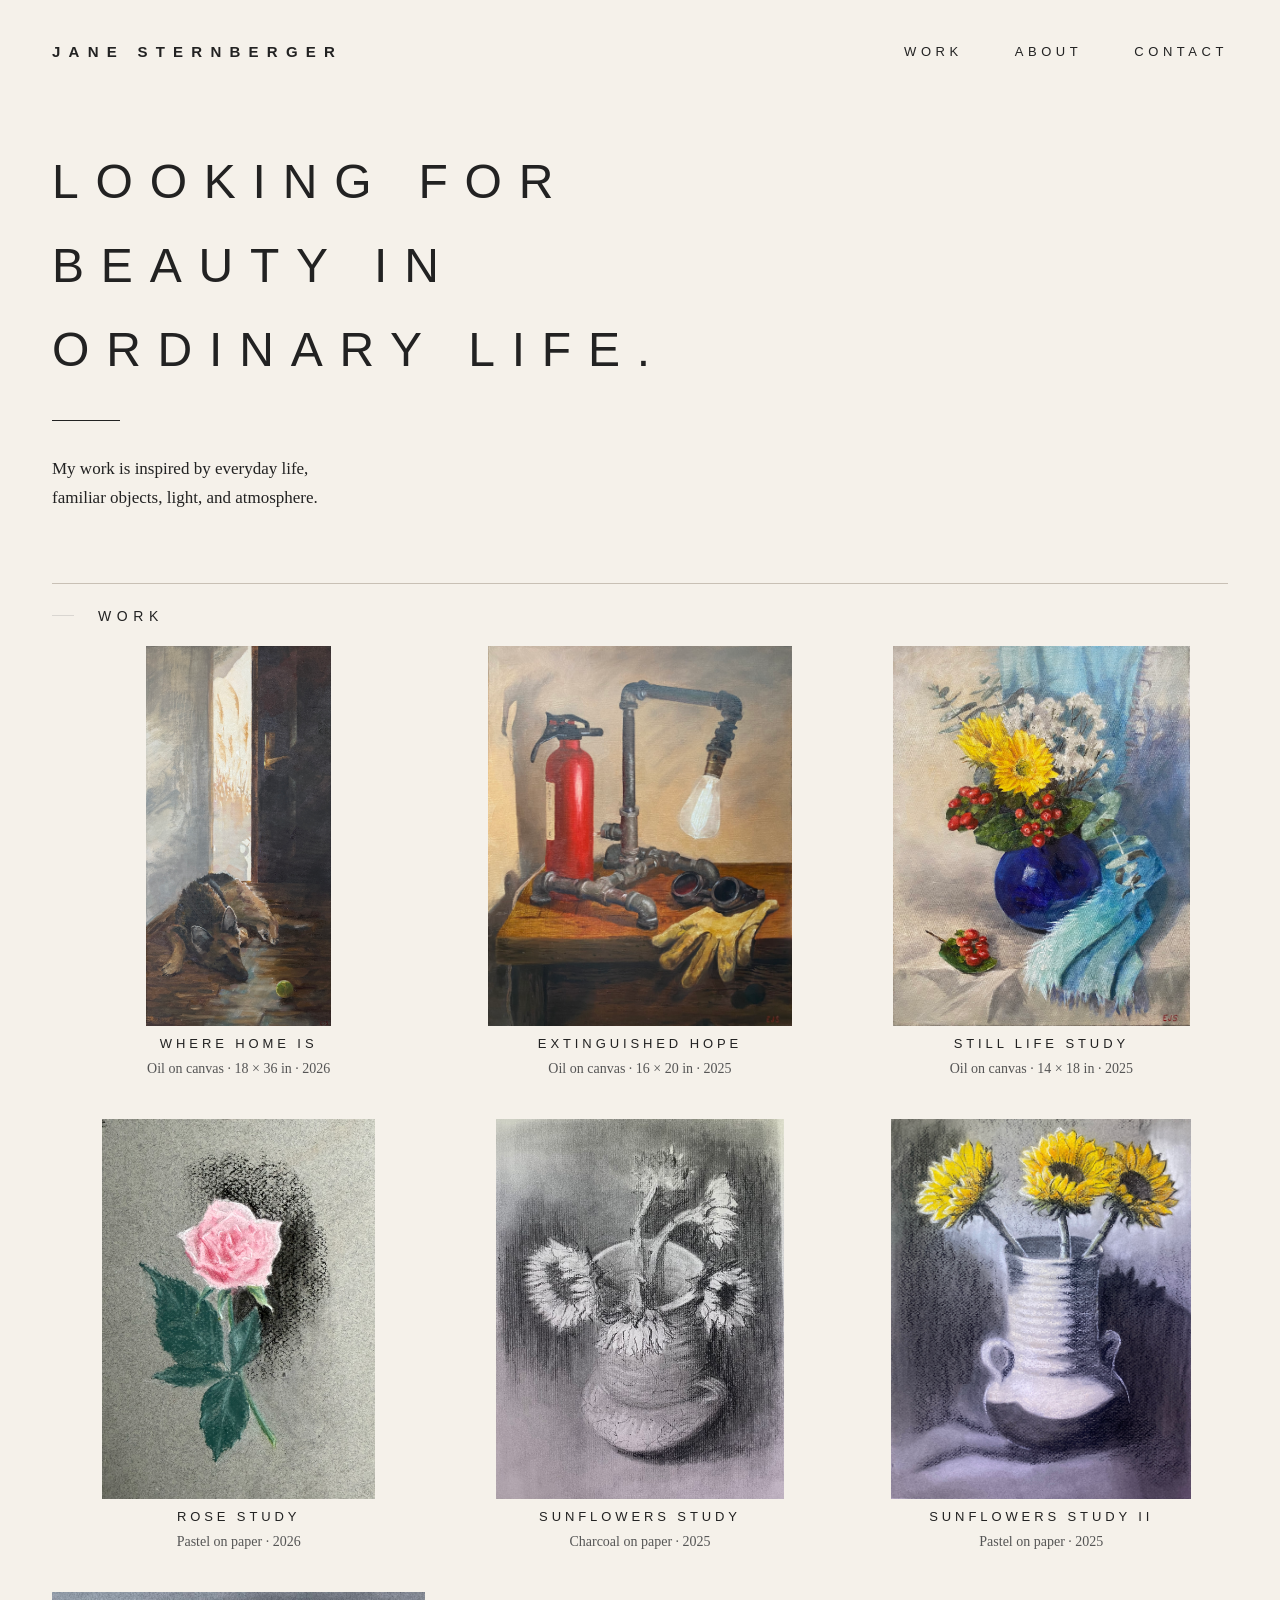
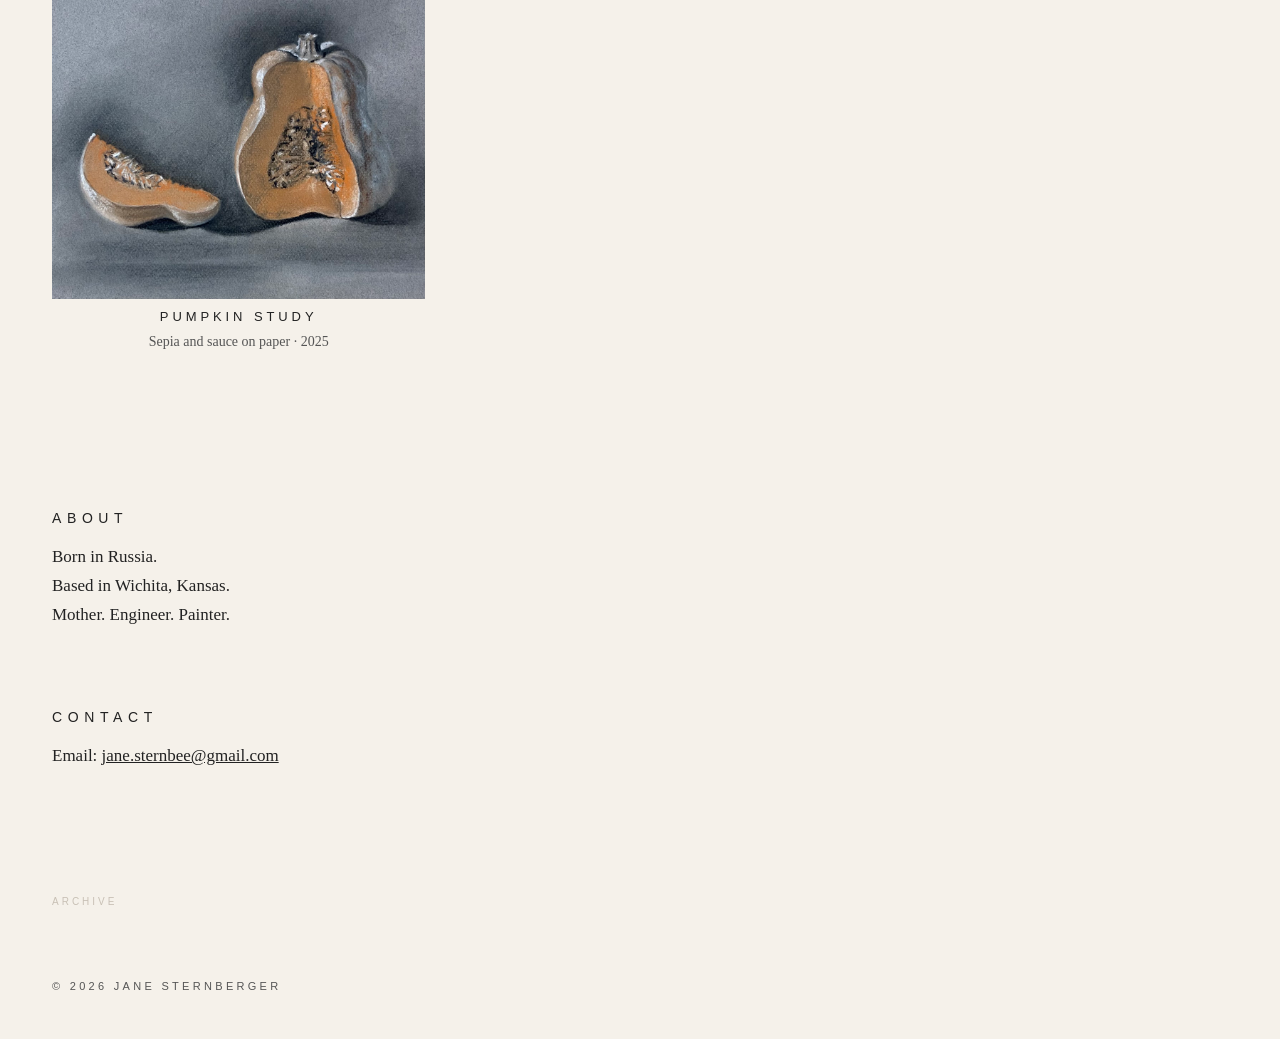
<file: index.html>
<!DOCTYPE html>
<html lang="en">
<head>
  <meta charset="UTF-8" />
  <meta name="viewport" content="width=device-width, initial-scale=1.0" />
  <title>Jane Sternberger</title>
  <link rel="stylesheet" href="style.css" />
</head>

<body>

  <header class="site-header">

    <h1>Jane Sternberger</h1>

    <nav>
      <a href="#work">Work</a>
      <a href="#about">About</a>
      <a href="#contact">Contact</a>
    </nav>

  </header>

  <main>

    <section class="hero">

      <h2>Looking for beauty in ordinary life.</h2>

      <div class="line"></div>

      <p>
        My work is inspired by everyday life,<br>
        familiar objects, light, and atmosphere.
      </p>

    </section>

    <section id="work" class="work">

      <div class="section-line"></div>

      <div class="work-heading-row">

        <button
          class="secret-loader"
          onclick="openSecretImage()"
          aria-label="Open hidden work">

          <span class="secret-loader-bar"></span>

        </button>

        <h2 class="section-title">Work</h2>

      </div>

      <div class="gallery">

        <article>
          <a href="where-home-is.html">
            <img src="images/WhereHomeIs2026.jpg" alt="">
          </a>
          <h3>Where Home Is</h3>
          <p>Oil on canvas · 18 × 36 in · 2026</p>
        </article>

        <article>
          <img src="images/ExtinguishedHope2025.jpeg" alt="">
          <h3>Extinguished Hope</h3>
          <p>Oil on canvas · 16 × 20 in · 2025</p>
        </article>

        <article>
          <img src="images/StillLifeStudy2025.jpeg" alt="">
          <h3>Still Life Study</h3>
          <p>Oil on canvas · 14 × 18 in · 2025</p>
        </article>

        <article>
          <img src="images/RoseStudy2026.jpeg" alt="">
          <h3>Rose Study</h3>
          <p>Pastel on paper · 2026</p>
        </article>

        <article>
          <img src="images/SunflowersStudy2025.jpeg" alt="">
          <h3>Sunflowers Study</h3>
          <p>Charcoal on paper · 2025</p>
        </article>

        <article>
          <img src="images/SunflowersStudy22025.jpg" alt="">
          <h3>Sunflowers Study II</h3>
          <p>Pastel on paper · 2025</p>
        </article>

        <article>
          <img src="images/PumpkinStudy2025.jpeg" alt="">
          <h3>Pumpkin Study</h3>
          <p>Sepia and sauce on paper · 2025</p>
        </article>

      </div>

    </section>

    <div class="info-section">

      <section id="about" class="about">

        <h2>About</h2>

        <p>
          Born in Russia.<br>
          Based in Wichita, Kansas.<br>
          Mother. Engineer. Painter.
        </p>

      </section>

      <section id="contact" class="contact">

        <h2>Contact</h2>

        <p>
          Email:
          <a href="mailto:jane.sternbee@gmail.com">
            jane.sternbee@gmail.com
          </a>
        </p>

      </section>

    </div>

    <div class="archive-link">
      <a href="archive.html">Archive</a>
    </div>

  </main>

  <footer>
    <p>© 2026 Jane Sternberger</p>
  </footer>

  <div id="secret-lightbox" class="secret-lightbox">

  <button
    class="secret-close"
    onclick="closeSecretImage()">

    ×

  </button>

  <div class="secret-content">

    <img src="images/inwork.jpg" alt="">

    <p class="secret-text">
      Welcome to the studio.<br>
      This piece is still in progress.
    </p>

  </div>

</div>

  <script>

    function openSecretImage() {

      document
        .getElementById("secret-lightbox")
        .classList
        .add("open");

    }

    function closeSecretImage() {

      document
        .getElementById("secret-lightbox")
        .classList
        .remove("open");

    }

  </script>

</body>
</html>
</file>
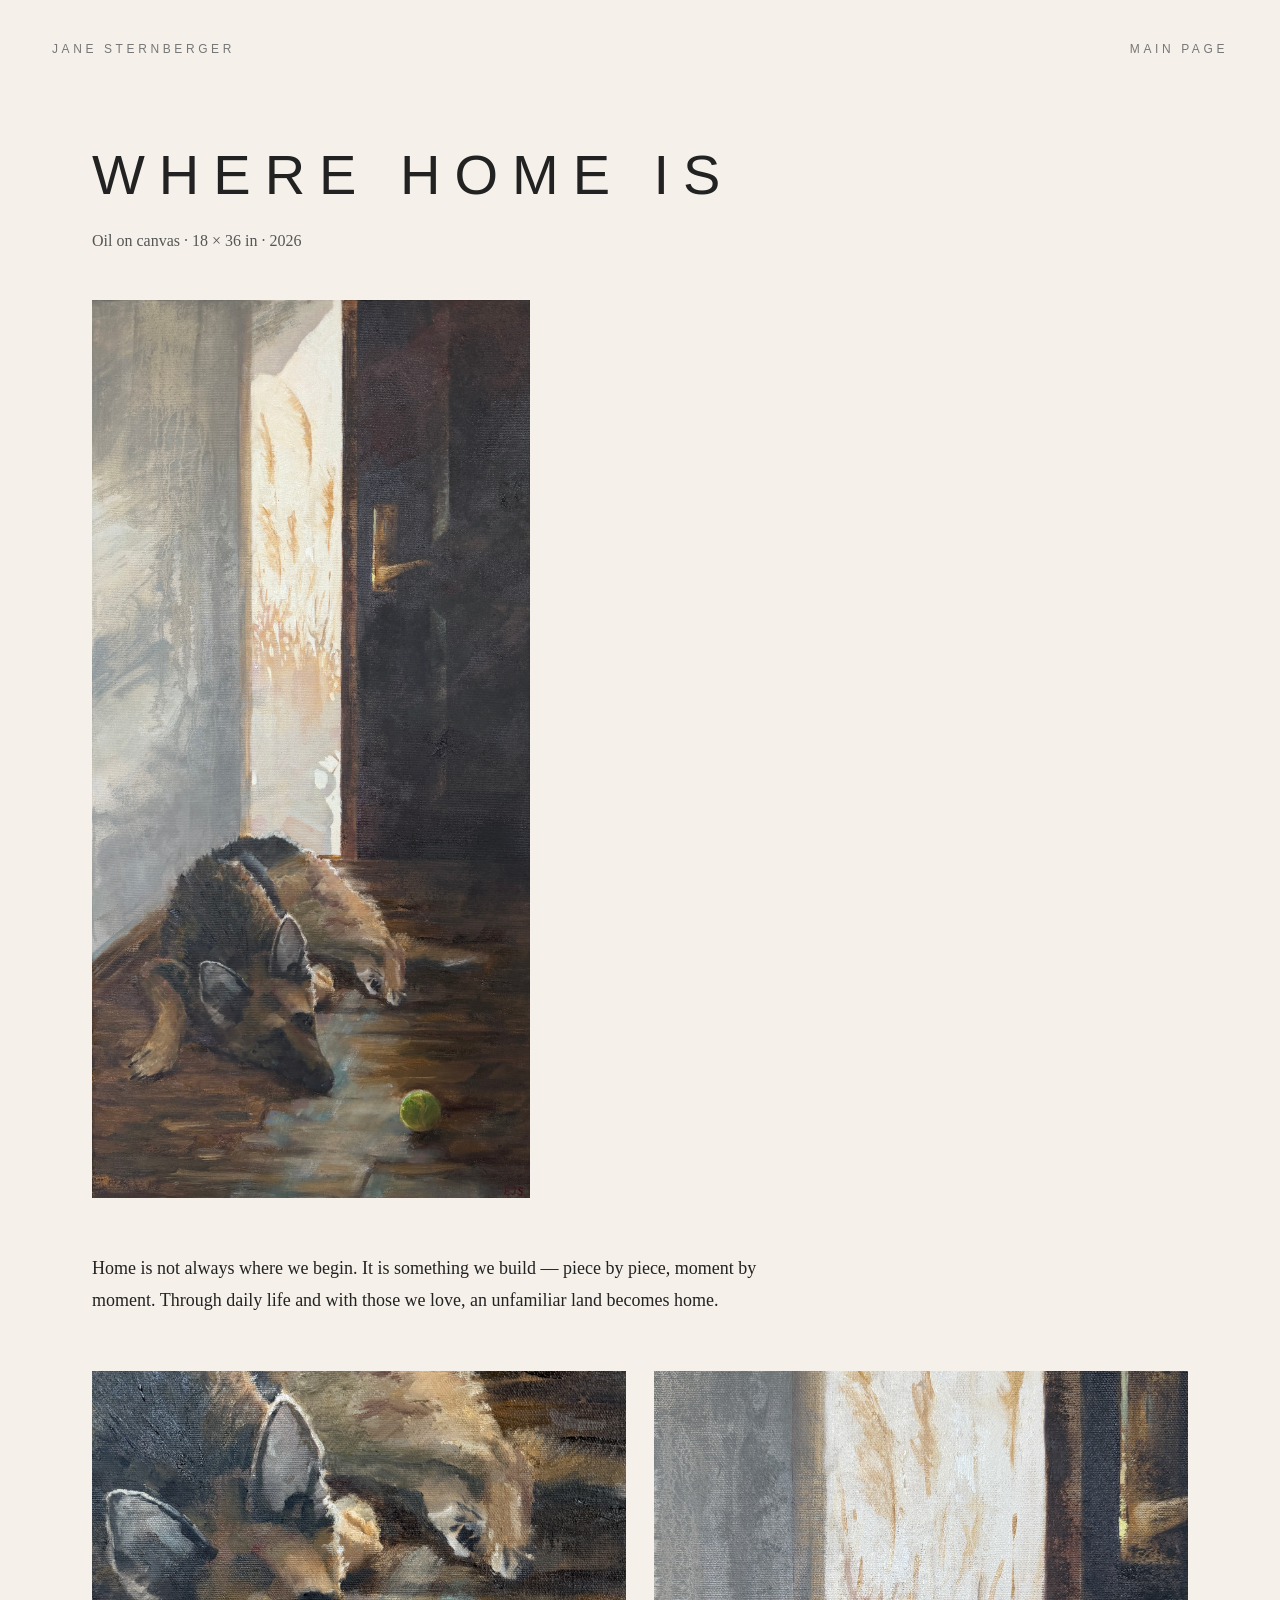
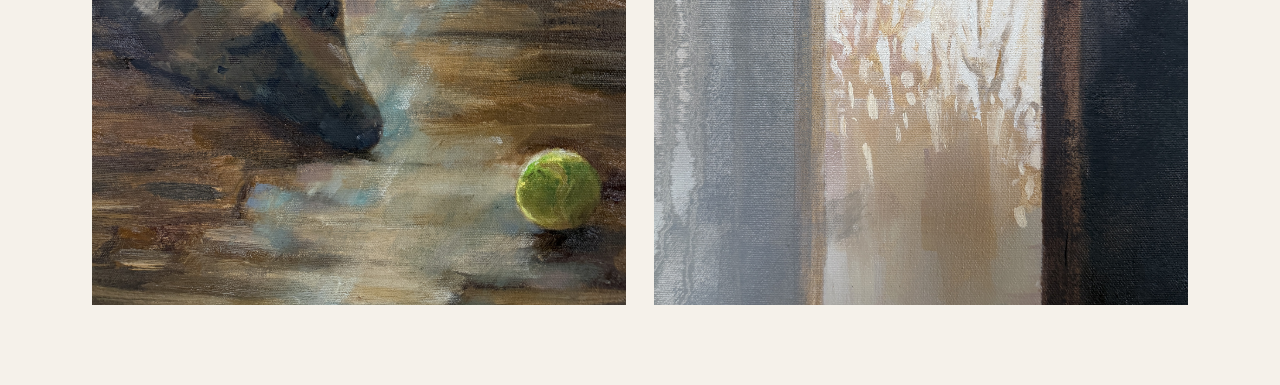
<file: where-home-is.html>
<!DOCTYPE html>
<html lang="en">
<head>
  <meta charset="UTF-8" />
  <meta name="viewport" content="width=device-width, initial-scale=1.0" />
  <title>Where Home Is | Jane Sternberger</title>
  <link rel="stylesheet" href="work-detail.css" />
</head>

<body>

  <header class="detail-header">
    <a href="index.html">Jane Sternberger</a>
    <a href="index.html#work">Main Page</a>
  </header>

  <main class="detail-page">

    <section class="title-section">
      <h1>Where Home Is</h1>
      <p>Oil on canvas · 18 × 36 in · 2026</p>
    </section>

    <section class="main-image">
      <img src="images/WhereHomeIs2026.jpg" alt="Oil painting of a dog resting in sunlight near a door">
    </section>

    <section class="description">
      <p>
        Home is not always where we begin. It is something we build — piece by piece, moment by moment. Through daily life and with those we love, an unfamiliar land becomes home.
      </p>
    </section>

    <section class="detail-images">
      <img src="images/WhereHomeIsDetail1.JPG" alt="Detail of Where Home Is painting">
      <img src="images/WhereHomeIsDetail2.JPG" alt="Detail of Where Home Is painting">
    </section>

  </main>
</body>
</html>
</file>
<file: style.css>
* {
  box-sizing: border-box;
}

body {
  margin: 0;
  background: #f5f1ea;
  color: #222;
  font-family: Georgia, "Times New Roman", serif;
}

.site-header {
  max-width: 1500px;
  margin: 0 auto;
  padding: 42px 52px 80px;
  display: flex;
  justify-content: space-between;
  align-items: center;
}

.site-header h1 {
  margin: 0;
  font-family: Arial, Helvetica, sans-serif;
  font-size: 15px;
  font-weight: 700;
  letter-spacing: 0.55em;
  text-transform: uppercase;
}

nav a {
  margin-left: 48px;
  color: inherit;
  text-decoration: none;
  font-family: Arial, Helvetica, sans-serif;
  font-size: 13px;
  letter-spacing: 0.35em;
  text-transform: uppercase;
}

.hero {
  max-width: 1500px;
  margin: 0 auto;
  padding: 0 52px 70px;
}

.hero h2 {
  max-width: 620px;
  margin: 0;
  font-family: Arial, Helvetica, sans-serif;
  font-size: clamp(28px, 4vw, 48px);
  font-weight: 300;
  line-height: 1.75;
  letter-spacing: 0.35em;
  text-transform: uppercase;
}

.line {
  width: 68px;
  height: 1px;
  background: #222;
  margin: 28px 0 34px;
}

.hero p {
  margin: 0;
  max-width: 470px;
  font-size: 17px;
  line-height: 1.7;
}

.work {
  max-width: 1500px;
  margin: 0 auto;
  padding: 0 52px 40px;
}

.section-line {
  height: 1px;
  background: #c8c0b5;
  margin-bottom: 24px;
}

.work-heading-row {
  display: flex;
  align-items: center;
  gap: 12px;
  margin-bottom: 22px;
}

.section-title {
  margin: 0;
  font-family: Arial, Helvetica, sans-serif;
  font-size: 14px;
  font-weight: 400;
  letter-spacing: 0.4em;
  text-transform: uppercase;
}

.secret-loader {
  width: 34px;
  height: 10px;
  border: 0;
  background: none;
  padding: 0;
  cursor: pointer;
  opacity: 0.22;
}

.secret-loader:hover {
  opacity: 0.55;
}

.secret-loader-bar {
  display: block;
  width: 65%;
  height: 1px;
  background: #777;
}

.gallery {
  display: grid;
  grid-template-columns: repeat(3, 1fr);
  gap: 42px 28px;
}

.gallery article {
  display: flex;
  flex-direction: column;
  align-items: center;
  gap: 10px;
}

.gallery img {
  width: 100%;
  height: auto;
  max-height: 380px;
  object-fit: contain;
  display: block;
}

.gallery h3 {
  margin: 0;
  font-family: Arial, Helvetica, sans-serif;
  font-size: 13px;
  font-weight: 400;
  letter-spacing: 0.3em;
  text-transform: uppercase;
  text-align: center;
}

.gallery p {
  margin: 0;
  font-size: 14px;
  color: #555;
  text-align: center;
}

.info-section {
  max-width: 1500px;
  margin: 0 auto;
  padding: 40px 52px 0;
}

.about,
.contact {
  max-width: 700px;
  margin-top: 80px;
}

.about h2,
.contact h2 {
  font-family: Arial, Helvetica, sans-serif;
  font-size: 14px;
  font-weight: 400;
  letter-spacing: 0.4em;
  text-transform: uppercase;
}

.about p,
.contact p {
  font-size: 17px;
  line-height: 1.7;
}

a {
  color: inherit;
}

.archive-link {
  max-width: 1500px;
  margin: 120px auto 0;
  padding: 0 52px;
}

.archive-link a {
  font-family: Arial, Helvetica, sans-serif;
  font-size: 10px;
  letter-spacing: 0.3em;
  text-transform: uppercase;
  text-decoration: none;
  color: #c8c0b5;
}

.archive-link a:hover {
  color: #777;
}

footer {
  max-width: 1500px;
  margin: 0 auto;
  padding: 60px 52px 36px;
  font-family: Arial, Helvetica, sans-serif;
  font-size: 11px;
  letter-spacing: 0.3em;
  text-transform: uppercase;
  color: #555;
}

.secret-lightbox {
  display: none;
}

.secret-lightbox.open {
  position: fixed;
  inset: 0;
  z-index: 9999;
  background: rgba(245, 241, 234, 0.96);
  display: flex;
  justify-content: center;
  align-items: center;
  padding: 36px;
}

.secret-lightbox img {
  max-width: 92vw;
  max-height: 88vh;
  object-fit: contain;
  display: block;
}

.secret-close {
  position: fixed;
  top: 18px;
  right: 22px;
  border: 0;
  background: none;
  font-size: 34px;
  line-height: 1;
  cursor: pointer;
  color: #222;
}

.secret-content {
  display: flex;
  flex-direction: column;
  align-items: center;
  gap: 18px;
}

.secret-text {
  margin: 0;
  text-align: center;
  font-family: Arial, Helvetica, sans-serif;
  font-size: 11px;
  letter-spacing: 0.22em;
  text-transform: uppercase;
  color: #777;
  line-height: 1.8;
}

@media (max-width: 1000px) {

  .gallery {
    grid-template-columns: repeat(2, 1fr);
  }

}

@media (max-width: 700px) {

  .site-header {
    padding: 28px 24px 60px;
    display: block;
  }

  .site-header h1 {
    font-size: 13px;
    letter-spacing: 0.35em;
    margin-bottom: 28px;
  }

  nav a {
    margin-left: 0;
    margin-right: 22px;
    font-size: 11px;
    letter-spacing: 0.25em;
  }

  .hero,
  .work,
  .info-section,
  .archive-link,
  footer {
    padding-left: 24px;
    padding-right: 24px;
  }

  .hero h2 {
    font-size: 28px;
    letter-spacing: 0.25em;
    line-height: 1.6;
  }

  .gallery {
    grid-template-columns: 1fr;
  }

  .gallery img {
    max-height: none;
  }

}
</file>
<file: work-detail.css>
* {
  box-sizing: border-box;
}

body {
  margin: 0;
  background: #f5f1ea;
  color: #222;
  font-family: Georgia, "Times New Roman", serif;
}

.detail-header {
  max-width: 1500px;
  margin: 0 auto;
  padding: 42px 52px 80px;
  display: flex;
  justify-content: space-between;
}

.detail-header a {
  font-family: Arial, Helvetica, sans-serif;
  font-size: 12px;
  letter-spacing: 0.3em;
  text-transform: uppercase;
  text-decoration: none;
  color: #777;
}

.detail-header a:hover {
  color: #222;
}

.detail-page {
  max-width: 1200px;
  margin: 0 auto;
  padding: 0 52px 80px;
}

.title-section h1 {
  margin: 0;
  font-family: Arial, Helvetica, sans-serif;
  font-size: clamp(28px, 5vw, 56px);
  font-weight: 300;
  letter-spacing: 0.25em;
  text-transform: uppercase;
  line-height: 1.4;
}

.title-section p {
  margin: 18px 0 50px;
  font-size: 16px;
  color: #555;
}

.main-image img {
  width: 40%;
  display: block;
}

.description {
  max-width: 700px;
  margin: 54px 0;
}

.description p {
  font-size: 18px;
  line-height: 1.8;
}

.detail-images {
  display: grid;
  grid-template-columns: 1fr 1fr;
  gap: 28px;
}

.detail-images img {
  width: 100%;
  display: block;
}

@media (max-width: 700px) {
  .detail-header {
    padding: 28px 24px 60px;
  }

  .detail-page {
    padding-left: 24px;
    padding-right: 24px;
  }

  .detail-images {
    grid-template-columns: 1fr;
  }
}
</file>
